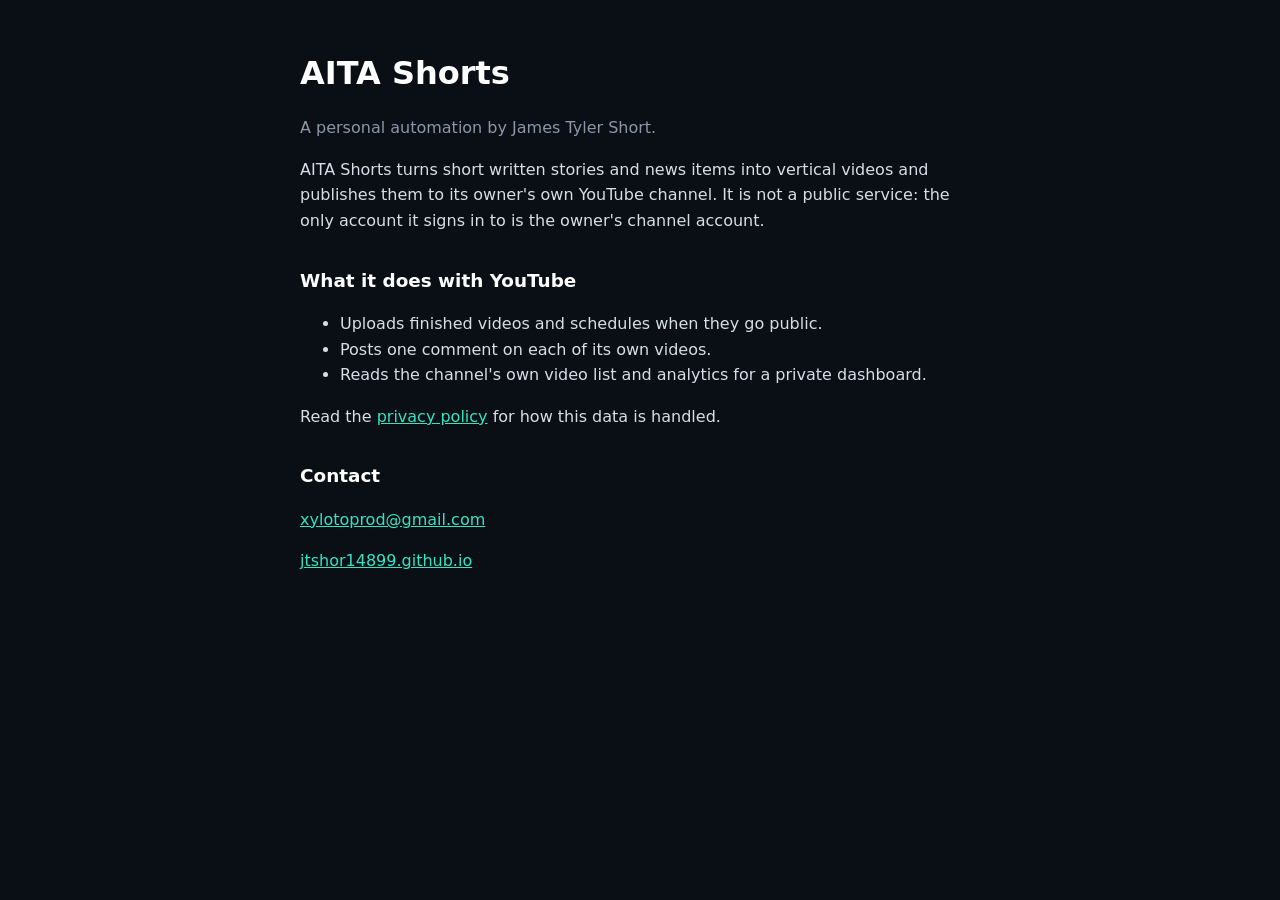
<file: aita-shorts/index.html>
<!DOCTYPE html>
<html lang="en">
<head>
  <meta charset="utf-8" />
  <meta name="viewport" content="width=device-width, initial-scale=1" />
  <title>AITA Shorts</title>
  <meta name="description" content="AITA Shorts is a personal tool that publishes short videos to its owner's own YouTube channel." />
  <style>
    :root { color-scheme: dark; }
    body { margin: 0; background: #0a0f16; color: #d7dee8; font: 16px/1.6 system-ui, -apple-system, "Segoe UI", sans-serif; }
    main { max-width: 680px; margin: 0 auto; padding: 48px 16px; }
    h1 { color: #fff; font-size: 2rem; margin: 0 0 8px; }
    h2 { color: #fff; font-size: 1.15rem; margin-top: 32px; }
    a { color: #34e3c2; }
    .muted { color: #8b97a8; }
  </style>
</head>
<body>
<main>
  <h1>AITA Shorts</h1>
  <p class="muted">A personal automation by James Tyler Short.</p>

  <p>AITA Shorts turns short written stories and news items into vertical videos and
  publishes them to its owner's own YouTube channel. It is not a public service:
  the only account it signs in to is the owner's channel account.</p>

  <h2>What it does with YouTube</h2>
  <ul>
    <li>Uploads finished videos and schedules when they go public.</li>
    <li>Posts one comment on each of its own videos.</li>
    <li>Reads the channel's own video list and analytics for a private dashboard.</li>
  </ul>

  <p>Read the <a href="privacy.html">privacy policy</a> for how this data is handled.</p>

  <h2>Contact</h2>
  <p><a href="mailto:xylotoprod@gmail.com">xylotoprod@gmail.com</a></p>

  <p class="muted"><a href="../">jtshor14899.github.io</a></p>
</main>
</body>
</html>
</file>
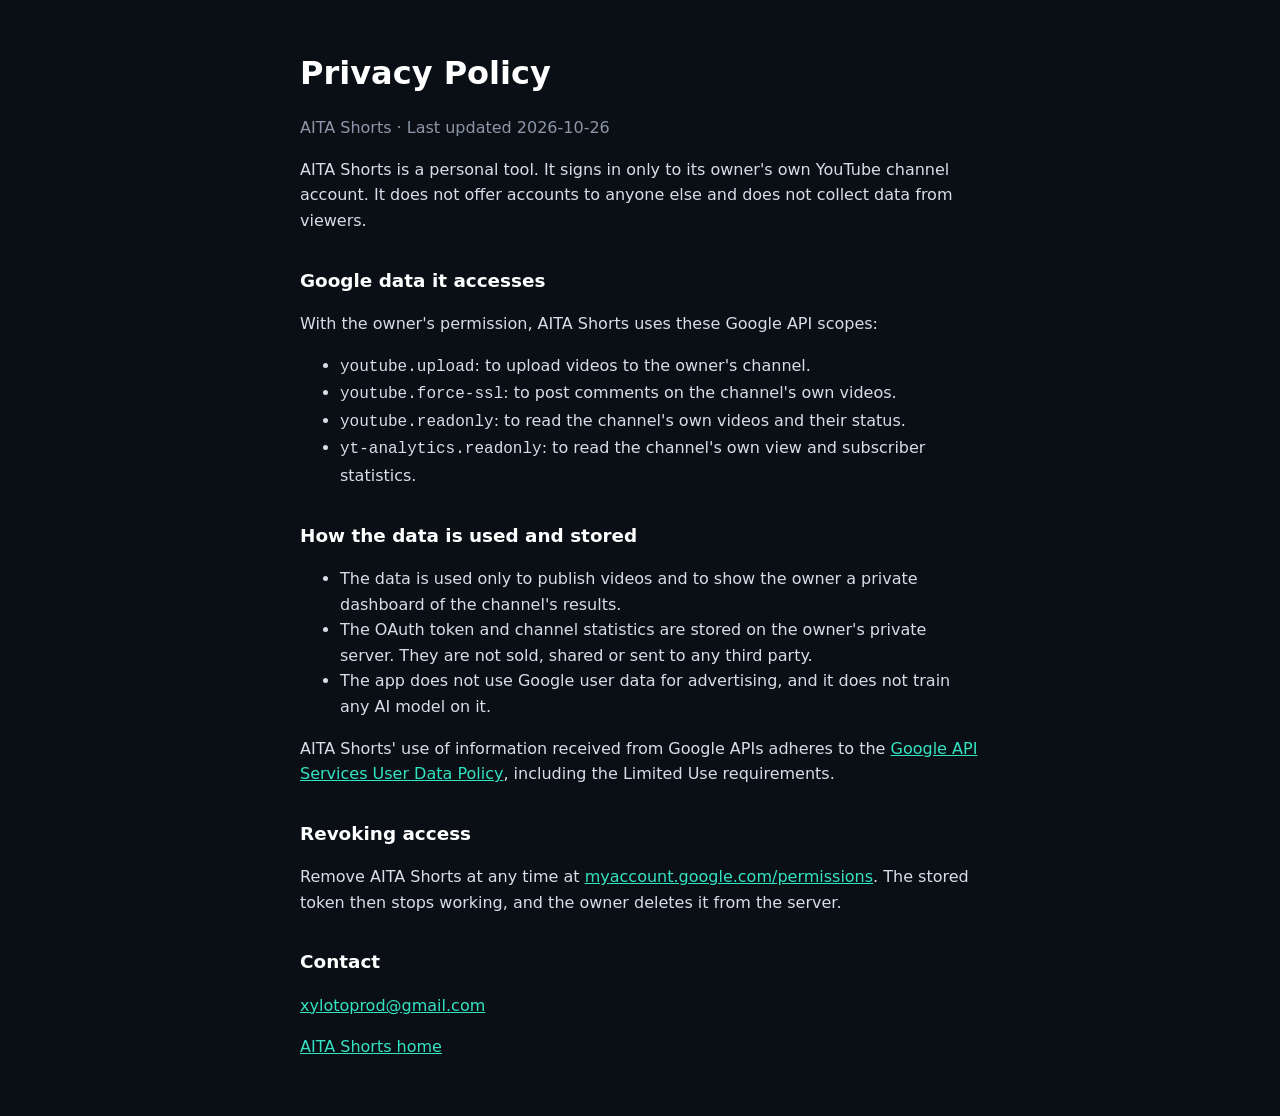
<file: aita-shorts/privacy.html>
<!DOCTYPE html>
<html lang="en">
<head>
  <meta charset="utf-8" />
  <meta name="viewport" content="width=device-width, initial-scale=1" />
  <title>AITA Shorts Privacy Policy</title>
  <meta name="description" content="Privacy policy for AITA Shorts, a personal YouTube publishing tool." />
  <style>
    :root { color-scheme: dark; }
    body { margin: 0; background: #0a0f16; color: #d7dee8; font: 16px/1.6 system-ui, -apple-system, "Segoe UI", sans-serif; }
    main { max-width: 680px; margin: 0 auto; padding: 48px 16px; }
    h1 { color: #fff; font-size: 2rem; margin: 0 0 8px; }
    h2 { color: #fff; font-size: 1.15rem; margin-top: 32px; }
    a { color: #34e3c2; }
    .muted { color: #8b97a8; }
  </style>
</head>
<body>
<main>
  <h1>Privacy Policy</h1>
  <p class="muted">AITA Shorts · Last updated 2026-10-26</p>

  <p>AITA Shorts is a personal tool. It signs in only to its owner's own YouTube
  channel account. It does not offer accounts to anyone else and does not collect
  data from viewers.</p>

  <h2>Google data it accesses</h2>
  <p>With the owner's permission, AITA Shorts uses these Google API scopes:</p>
  <ul>
    <li><code>youtube.upload</code>: to upload videos to the owner's channel.</li>
    <li><code>youtube.force-ssl</code>: to post comments on the channel's own videos.</li>
    <li><code>youtube.readonly</code>: to read the channel's own videos and their status.</li>
    <li><code>yt-analytics.readonly</code>: to read the channel's own view and subscriber statistics.</li>
  </ul>

  <h2>How the data is used and stored</h2>
  <ul>
    <li>The data is used only to publish videos and to show the owner a private dashboard of the channel's results.</li>
    <li>The OAuth token and channel statistics are stored on the owner's private server. They are not sold, shared or sent to any third party.</li>
    <li>The app does not use Google user data for advertising, and it does not train any AI model on it.</li>
  </ul>
  <p>AITA Shorts' use of information received from Google APIs adheres to the
  <a href="https://developers.google.com/terms/api-services-user-data-policy">Google API Services User Data Policy</a>,
  including the Limited Use requirements.</p>

  <h2>Revoking access</h2>
  <p>Remove AITA Shorts at any time at
  <a href="https://myaccount.google.com/permissions">myaccount.google.com/permissions</a>.
  The stored token then stops working, and the owner deletes it from the server.</p>

  <h2>Contact</h2>
  <p><a href="mailto:xylotoprod@gmail.com">xylotoprod@gmail.com</a></p>

  <p class="muted"><a href="index.html">AITA Shorts home</a></p>
</main>
</body>
</html>
</file>
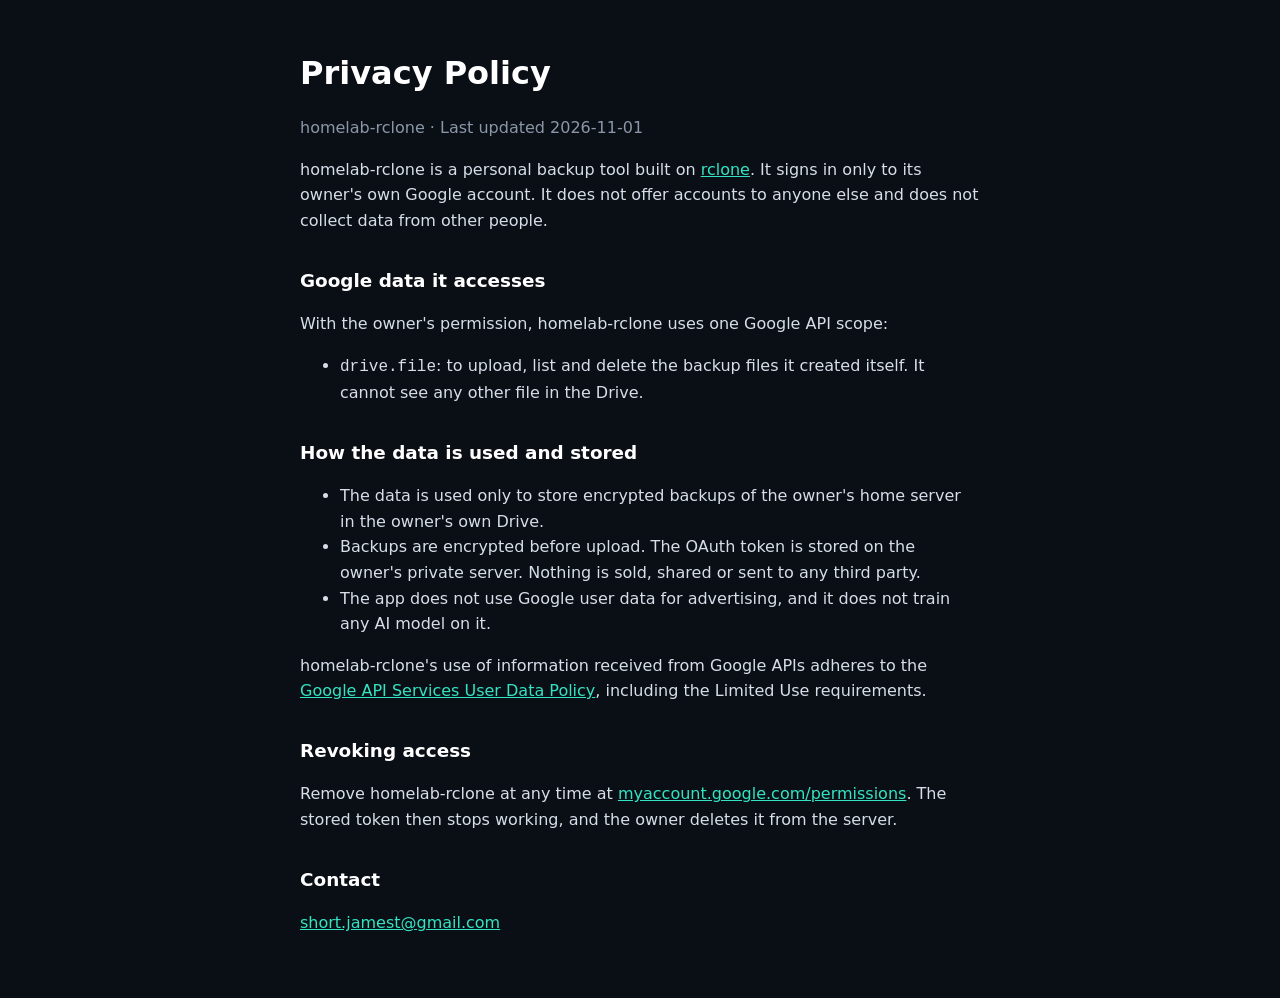
<file: homelab-rclone/privacy.html>
<!DOCTYPE html>
<html lang="en">
<head>
  <meta charset="utf-8" />
  <meta name="viewport" content="width=device-width, initial-scale=1" />
  <title>homelab-rclone Privacy Policy</title>
  <meta name="description" content="Privacy policy for homelab-rclone, a personal backup tool." />
  <style>
    :root { color-scheme: dark; }
    body { margin: 0; background: #0a0f16; color: #d7dee8; font: 16px/1.6 system-ui, -apple-system, "Segoe UI", sans-serif; }
    main { max-width: 680px; margin: 0 auto; padding: 48px 16px; }
    h1 { color: #fff; font-size: 2rem; margin: 0 0 8px; }
    h2 { color: #fff; font-size: 1.15rem; margin-top: 32px; }
    a { color: #34e3c2; }
    .muted { color: #8b97a8; }
  </style>
</head>
<body>
<main>
  <h1>Privacy Policy</h1>
  <p class="muted">homelab-rclone · Last updated 2026-11-01</p>

  <p>homelab-rclone is a personal backup tool built on
  <a href="https://rclone.org">rclone</a>. It signs in only to its owner's own
  Google account. It does not offer accounts to anyone else and does not collect
  data from other people.</p>

  <h2>Google data it accesses</h2>
  <p>With the owner's permission, homelab-rclone uses one Google API scope:</p>
  <ul>
    <li><code>drive.file</code>: to upload, list and delete the backup files it
    created itself. It cannot see any other file in the Drive.</li>
  </ul>

  <h2>How the data is used and stored</h2>
  <ul>
    <li>The data is used only to store encrypted backups of the owner's home server in the owner's own Drive.</li>
    <li>Backups are encrypted before upload. The OAuth token is stored on the owner's private server. Nothing is sold, shared or sent to any third party.</li>
    <li>The app does not use Google user data for advertising, and it does not train any AI model on it.</li>
  </ul>
  <p>homelab-rclone's use of information received from Google APIs adheres to the
  <a href="https://developers.google.com/terms/api-services-user-data-policy">Google API Services User Data Policy</a>,
  including the Limited Use requirements.</p>

  <h2>Revoking access</h2>
  <p>Remove homelab-rclone at any time at
  <a href="https://myaccount.google.com/permissions">myaccount.google.com/permissions</a>.
  The stored token then stops working, and the owner deletes it from the server.</p>

  <h2>Contact</h2>
  <p><a href="mailto:short.jamest@gmail.com">short.jamest@gmail.com</a></p>
</main>
</body>
</html>
</file>
